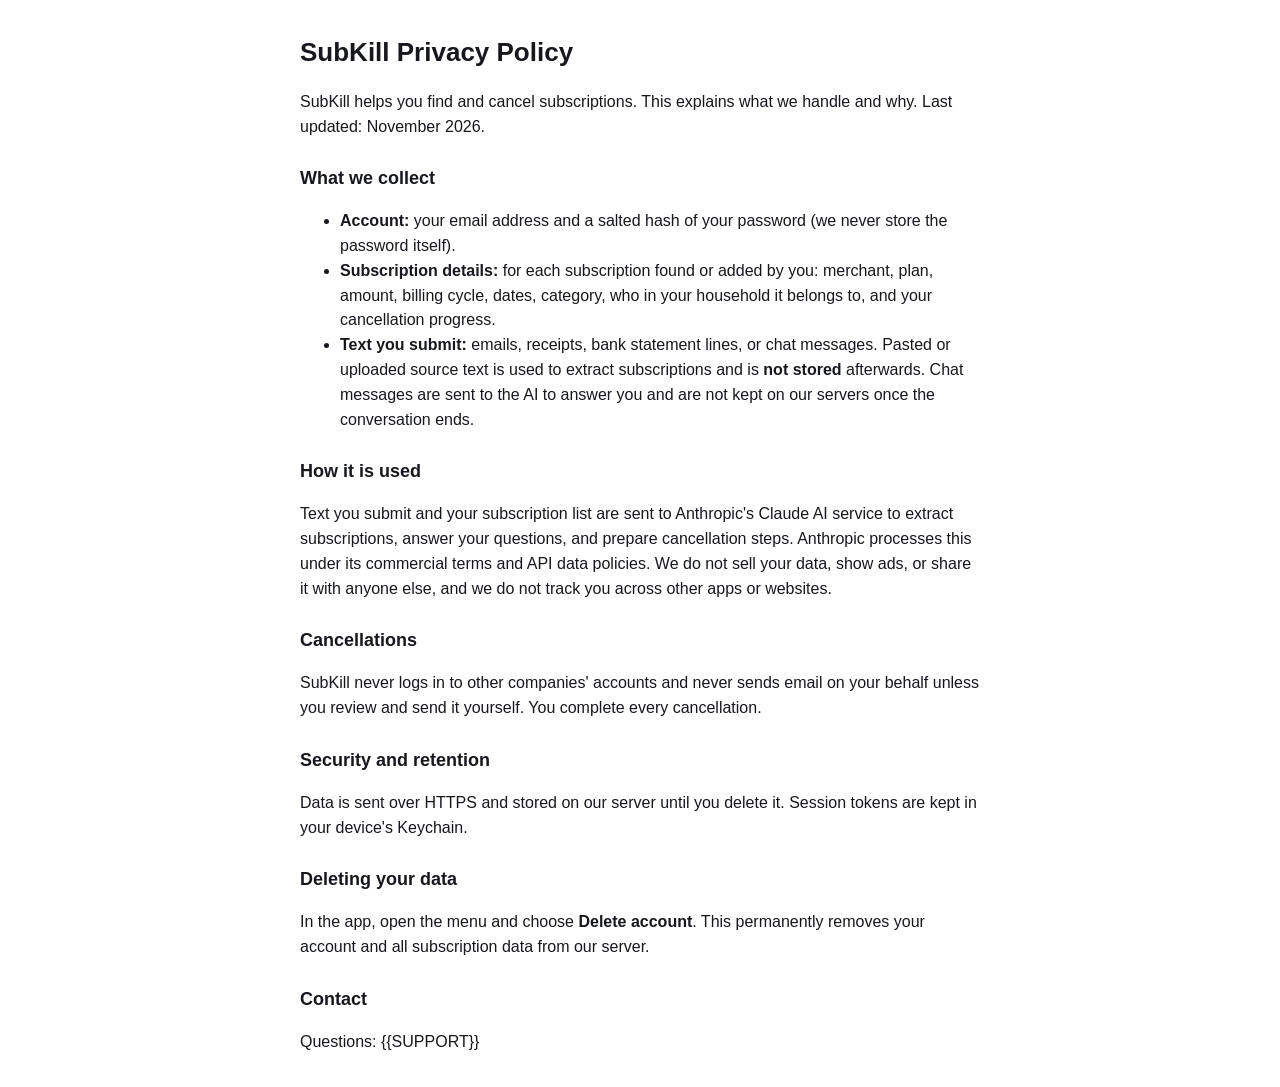
<file: subkill-latest/app/static/privacy.html>
<!doctype html><html lang="en"><head><meta charset="utf-8"><meta name="viewport" content="width=device-width,initial-scale=1">
<title>SubKill Privacy Policy</title>
<style>body{font:16px/1.55 -apple-system,Segoe UI,sans-serif;max-width:680px;margin:32px auto;padding:0 18px;color:#16181d}h1{font-size:26px}h2{font-size:18px;margin-top:26px}</style></head><body>
<h1>SubKill Privacy Policy</h1>
<p>SubKill helps you find and cancel subscriptions. This explains what we handle and why. Last updated: November 2026.</p>
<h2>What we collect</h2>
<ul>
<li><b>Account:</b> your email address and a salted hash of your password (we never store the password itself).</li>
<li><b>Subscription details:</b> for each subscription found or added by you: merchant, plan, amount, billing cycle, dates, category, who in your household it belongs to, and your cancellation progress.</li>
<li><b>Text you submit:</b> emails, receipts, bank statement lines, or chat messages. Pasted or uploaded source text is used to extract subscriptions and is <b>not stored</b> afterwards. Chat messages are sent to the AI to answer you and are not kept on our servers once the conversation ends.</li>
</ul>
<h2>How it is used</h2>
<p>Text you submit and your subscription list are sent to Anthropic's Claude AI service to extract subscriptions, answer your questions, and prepare cancellation steps. Anthropic processes this under its commercial terms and API data policies. We do not sell your data, show ads, or share it with anyone else, and we do not track you across other apps or websites.</p>
<h2>Cancellations</h2>
<p>SubKill never logs in to other companies' accounts and never sends email on your behalf unless you review and send it yourself. You complete every cancellation.</p>
<h2>Security and retention</h2>
<p>Data is sent over HTTPS and stored on our server until you delete it. Session tokens are kept in your device's Keychain.</p>
<h2>Deleting your data</h2>
<p>In the app, open the menu and choose <b>Delete account</b>. This permanently removes your account and all subscription data from our server.</p>
<h2>Contact</h2>
<p>Questions: {{SUPPORT}}</p>
</body></html>
</file>
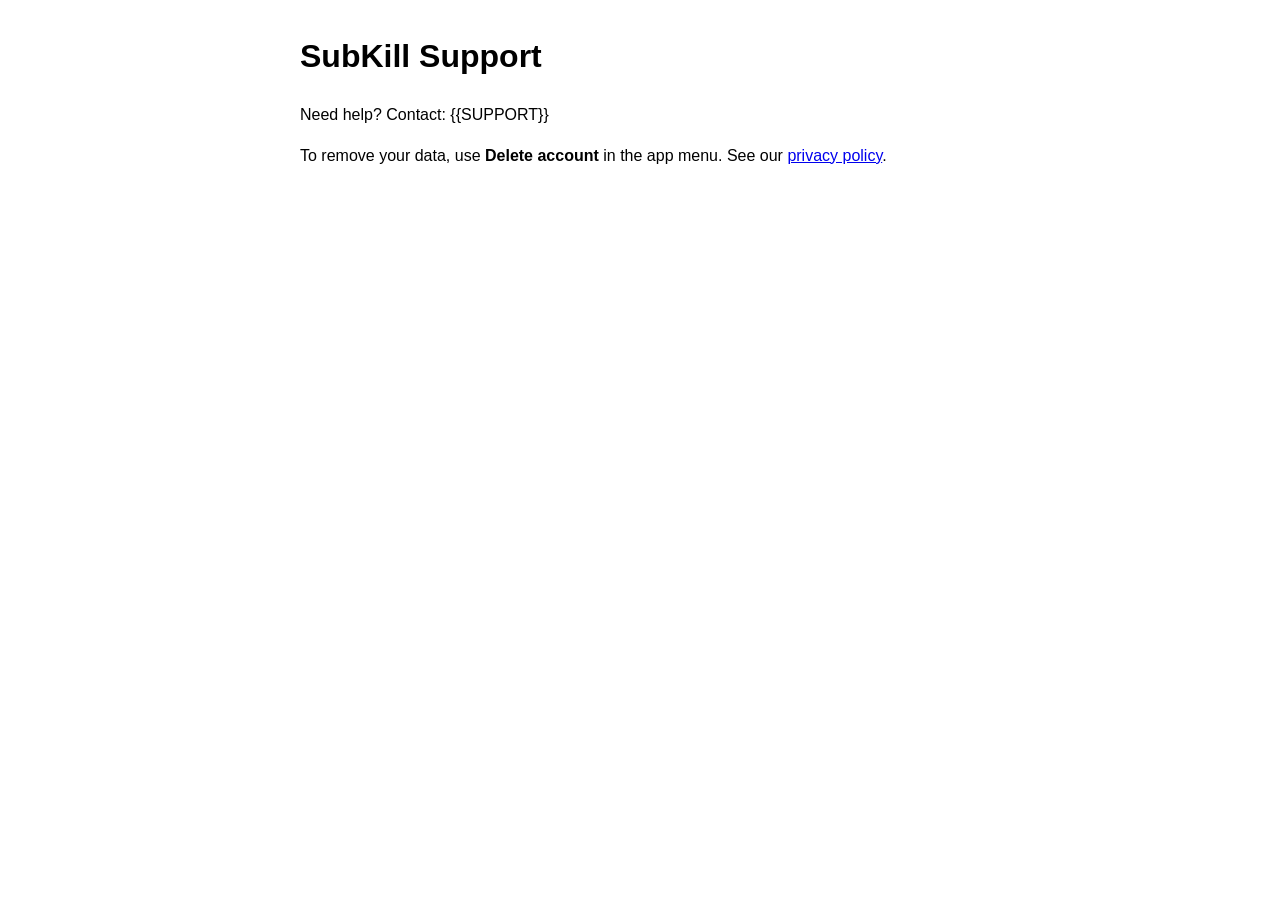
<file: subkill-latest/app/static/support.html>
<!doctype html><html lang="en"><head><meta charset="utf-8"><meta name="viewport" content="width=device-width,initial-scale=1">
<title>SubKill Support</title>
<style>body{font:16px/1.55 -apple-system,Segoe UI,sans-serif;max-width:680px;margin:32px auto;padding:0 18px}</style></head><body>
<h1>SubKill Support</h1>
<p>Need help? Contact: {{SUPPORT}}</p>
<p>To remove your data, use <b>Delete account</b> in the app menu. See our <a href="/privacy">privacy policy</a>.</p>
</body></html>
</file>
